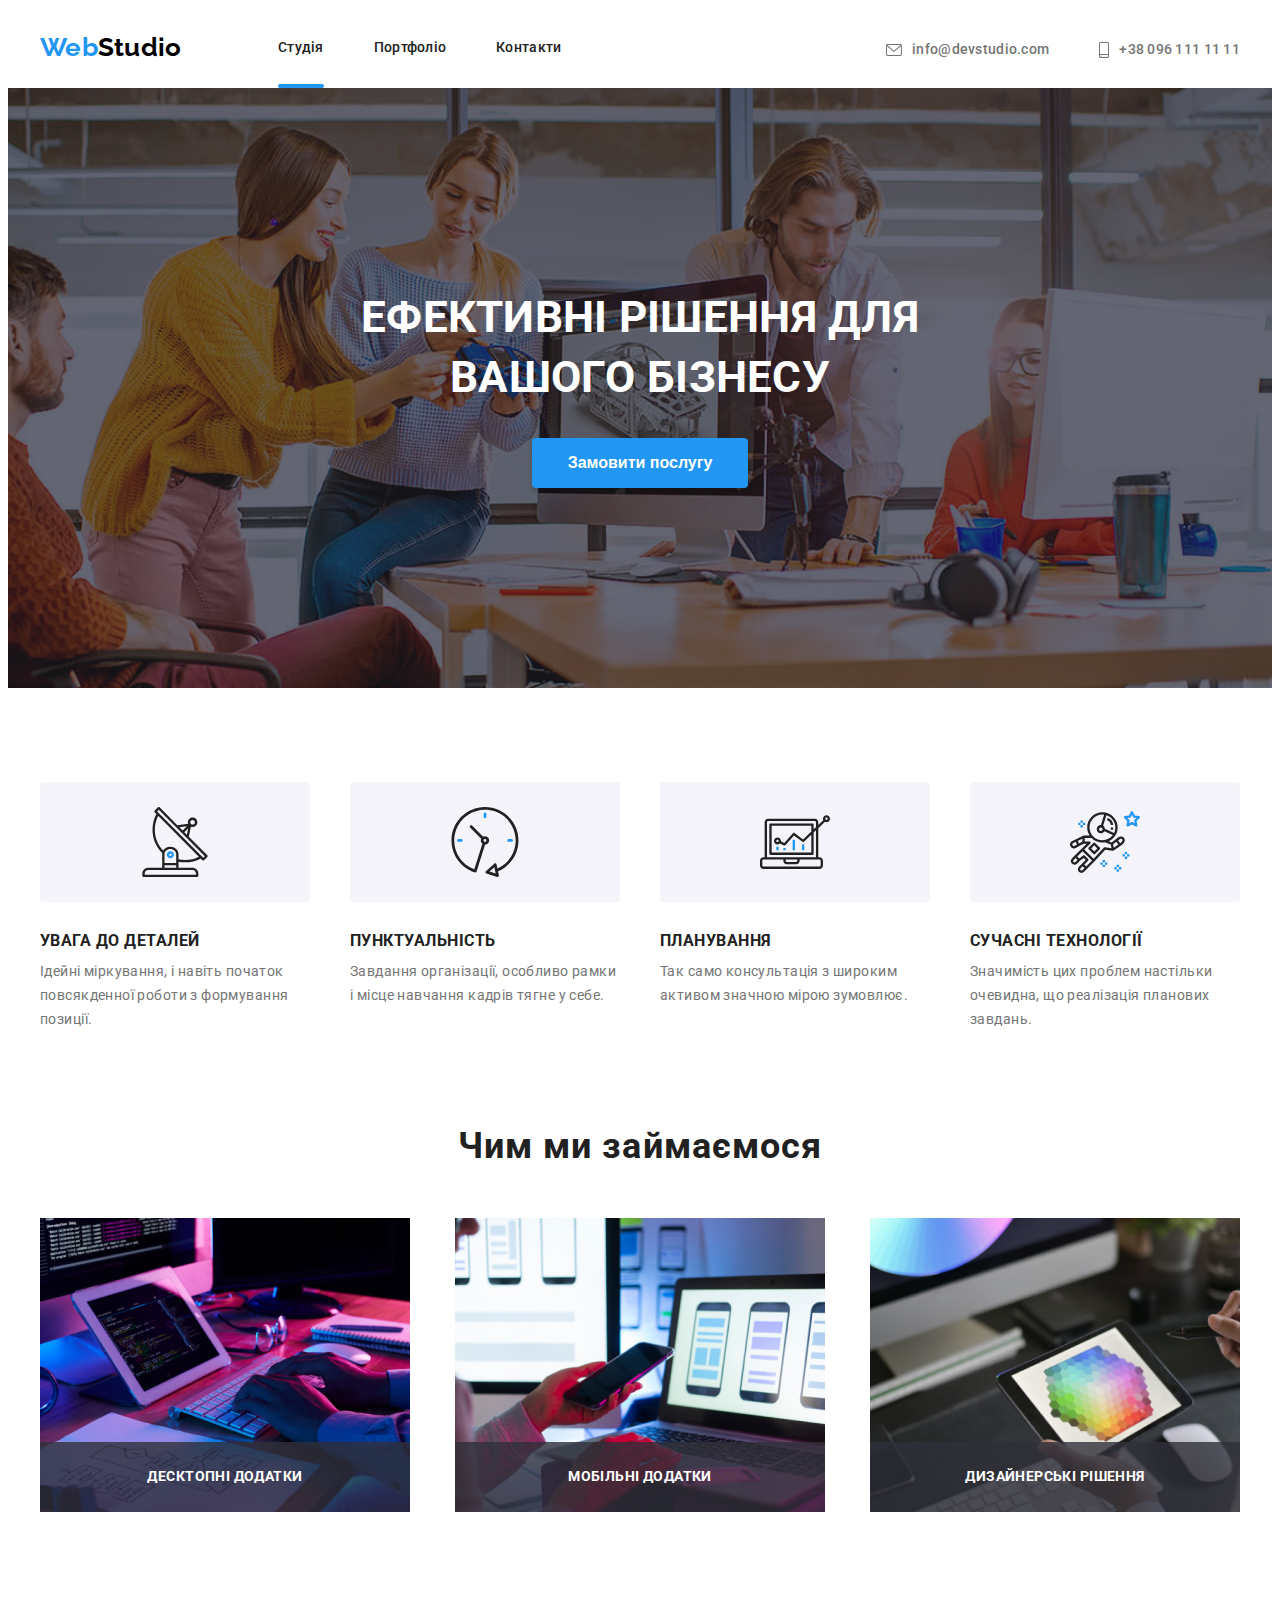
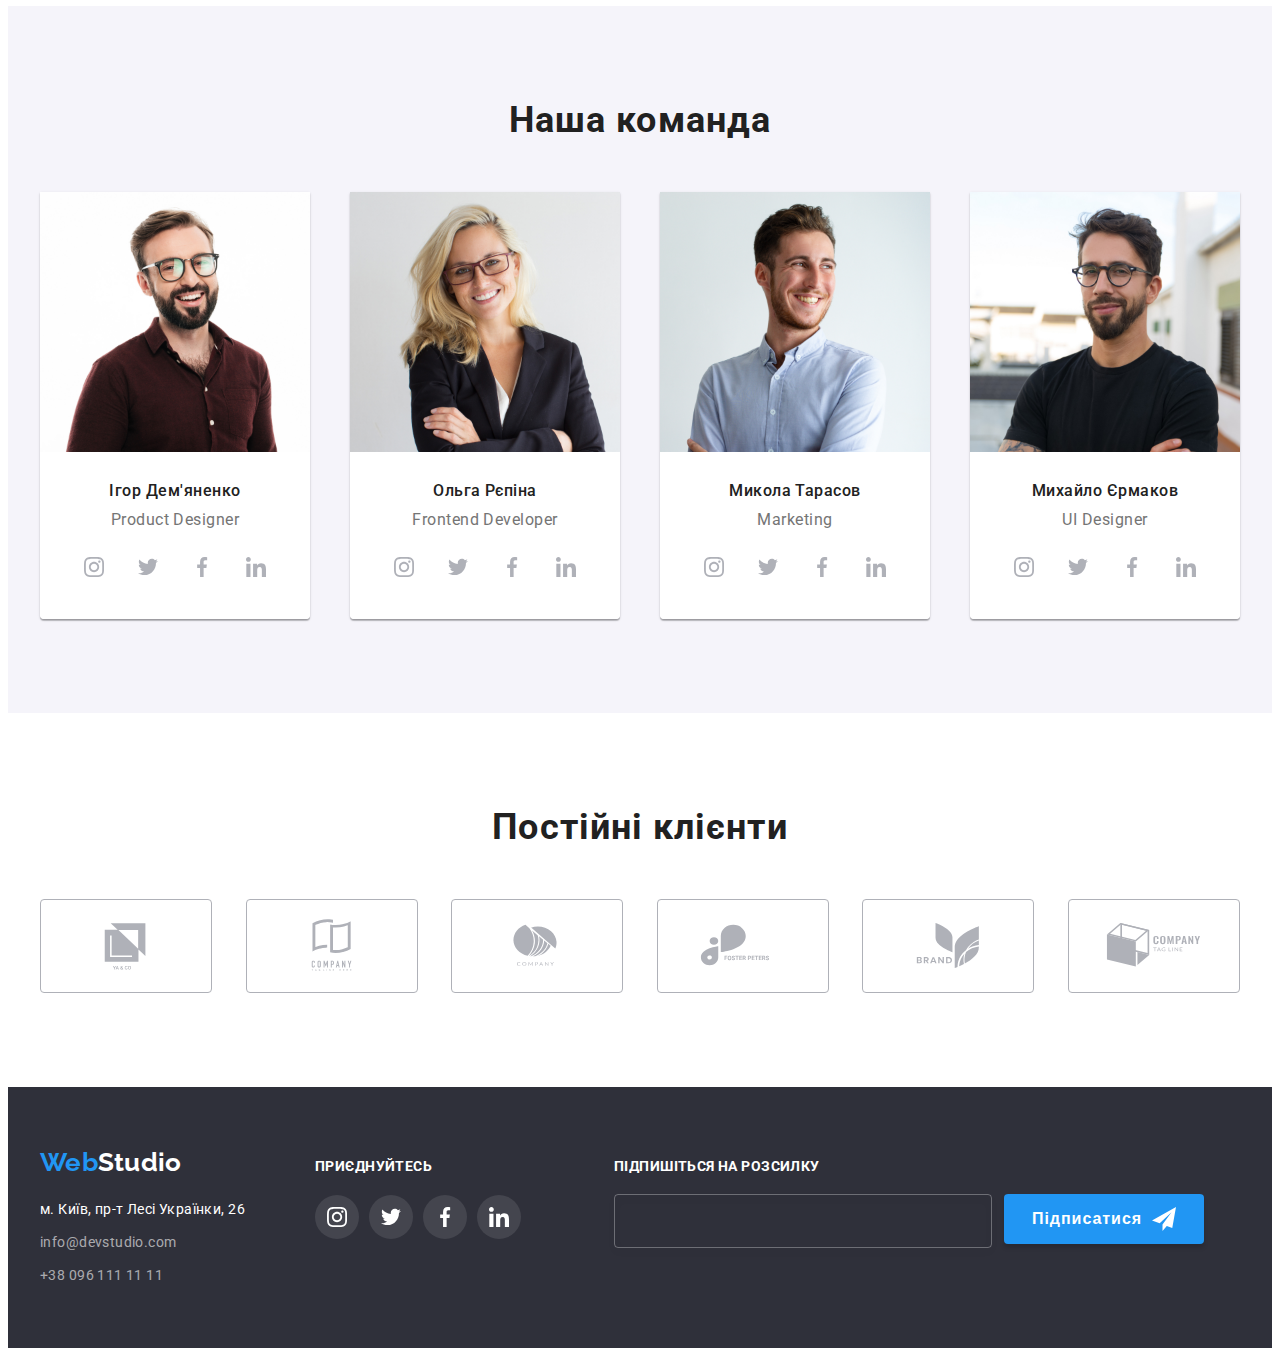
<file: index.html>
<!DOCTYPE html>
<html lang="uk">
<head>
    <meta charset="UTF-8">
    <meta http-equiv="X-UA-Compatible" content="IE=edge">
    <meta name="viewport" content="width=device-width, initial-scale=1.0">
    <title>WebStudio</title> 
    <link rel="preconnect" href="https://fonts.googleapis.com">
    <link rel="preconnect" href="https://fonts.gstatic.com" crossorigin>
    <link href="https://fonts.googleapis.com/css2?family=Raleway:wght@700&family=Roboto:wght@400;500;700;900&display=swap" rel="stylesheet">
    <link rel="stylesheet" href="https://cdnjs.cloudflare.com/ajax/libs/modern-normalize/1.1.0/modern-normalize.min.css" integrity="sha512-wpPYUAdjBVSE4KJnH1VR1HeZfpl1ub8YT/NKx4PuQ5NmX2tKuGu6U/JRp5y+Y8XG2tV+wKQpNHVUX03MfMFn9Q==" crossorigin="anonymous" referrerpolicy="no-referrer" />
    <link rel="stylesheet" type="text/css" href="./css/styles.css">
</head>
<body>
    <!--header-->
    <header >
        <div class="flex container">
        <a href="#" class="logo logo__up"><span class="color__web">Web</span><span class="color__studio__up">Studio</span></a>
    <nav>
        <ul class="flex nav__style">
            <li><a href="index.html" class="active">Студія</a></li>
            <li><a href="portfolio.html">Портфоліо</a></li>
            <li><a href="#">Контакти</a></li>
        </ul>
    </nav>
        <ul class="flex contact__up__please">
            <li><a href="mailto:info@devstudio.com" class="m__t__style__up mail">
                <svg class="icon__m__t" width="16" height="12"><use href="./img/icons.svg#icon-envelopemail"></use></svg>info@devstudio.com</a></li>
            <li><a href="tel:+380961111111" class="m__t__style__up">
                <svg class="icon__m__t" width="10" height="16"><use href="./img/icons.svg#icon-smartphone"></use></svg>+38 096 111 11 11</a> </li>
        </ul>
        </div>
    </header>
    <!--великий сірий блок-->
<main>
       <section class="grey__block max__width">
            <div class="container">
           <h1 class="big__text">Ефективні рішення для вашого бізнесу</h1>
           <button type="button" class="get__service" data-modal-open>Замовити послугу</button>
            </div>
            <div>
                <div class="backdrop is-hidden" data-modal>
                    <div class="modal">
                        <button class="modal__esc" data-modal-close>
                            <svg width="30" height="30"><use href="./img/x.svg#icon-x"></use></svg>
                        </button>
                        <!--fooooooooooooooooooooooooooooooooooooooooooorm-->
                    <div class="container__modal">
                        <h2 class="modal__text__top">Залиште свої дані, ми вам передзвонимо</h2>
                        <form class="call__back">
                            <div>
                            <label for="name"><p>ім'я</p></label>
                            <input type="text" name="name" id="name"/>
                            <svg class="ico" width="18" height="18"><use href="./img/icondz6.svg#icon-men"></use></svg></div>
                            <div>
                            <label for="tel"><p>Телефон</p></label>
                            <input type="tel" name="tel" id="tel"/>
                            <svg class="ico" width="18" height="18"><use href="./img/icondz6.svg#icon-tel"></use></svg></div>
                            <div>
                            <label for="mail"><p>Пошта</p></label>
                            <input type="text" name="mail" id="mail"/>
                            <svg class="ico" width="18" height="18"><use href="./img/icondz6.svg#icon-mail"></use></svg></div>
                            
                            <label for="coment"><p>Коментар</p></label>
                            <textarea  type="text" name="coment" id="coment" placeholder="Введіть текст" class="coment"></textarea>
                            
                        </form>
                        <form class="agree">
                            <label for="agree">
                                <input class="checkbox" type="checkbox" name="agree" id="agree"/>    
                                <span class="ico__ok"></span>
                                Погоджуюся з розсилкою та приймаю  <a href="#">Умови договору</a></label>
                            
                        </form>
                            
                            <button class="modal__submit" type="submit">Відправити</button>
                    </div>
                        <!--****************************************8-->
                </div>
            </div>
        </section>

<section class="section">
<div class="container">
        <!--скрито-->
        <h2 class="hiden">наші переваги</h2>
       <ul class="benefits">
           <li>
                <div class="benefits__div">
                <svg width="70" height="70">
                <use href="./img/icons.svg#icon-antenna "></use>
                </svg>
                </div>
               <h3 class="benefits__text">УВАГА ДО ДЕТАЛЕЙ</h3>
               <p class="benefits__p">Ідейні міркування, i навіть початок повсякденної роботи з формування позиції.</p>
           </li> 
           <li>
                <div class="benefits__div">
                <svg width="70" height="70">
                <use href="./img/icons.svg#icon-clock"></use>
                </svg>
                </div>
               <h3 class="benefits__text">ПУНКТУАЛЬНІСТЬ</h3>
               <p class="benefits__p">Завдання організації, особливо рамки і місце навчання кадрів тягне у себе.</p>
           </li>
           <li>
                <div class="benefits__div">
                <svg width="70" height="70">
                <use href="./img/icons.svg#icon-diagram"></use>
                </svg>
                </div>
               <h3 class="benefits__text">ПЛАНУВАННЯ</h3>
               <p class="benefits__p">Так само консультація з широким активом значною мірою зумовлює.</p>
           </li>
           <li>
                <div class="benefits__div">
                <svg width="70" height="70">
                <use href="./img/icons.svg#icon-astronaut"></use>
                </svg>
                </div>
               <h3 class="benefits__text">СУЧАСНІ ТЕХНОЛОГІЇ</h3>
               <p class="benefits__p">Значимість цих проблем настільки очевидна, що реалізація планових завдань.</p>
           </li>
       </ul>
</div>
</section> 
<section>
    <div class="container">
        <h2 class="title__text">Чим ми займаємося</h2>
       <ul class="photo__block">
       <li><img src="./img/img1.jpg" alt="руки за робочим столом" width="370"><div class="label">Десктопні додатки</div></li>
       <li><img src="./img/img2.jpg" alt="телефон і ноутбук у руках" width="370"><div class="label">Мобільні додатки</div></li>
       <li><img src="./img/img3.jpg" alt="планшет у руці" width="370"><div class="label">Дизайнерські рішення</div></li>
       </ul>
</div></section>
<section class="section not__realy__white">
<div class="container">
    <h2 class="title__text">Наша команда</h2>
<ul class="team__style">
   <li class="team__style__li">
       <img src="./img/photo1.jpg" alt="чоловік" width="270">
       <div class="team__name">
       <h3 class="team__style__text">Ігор Дем'яненко</h3>
       <p class="team__name__p">Product Designer</p>
       <ul class="ico__messenger">
        <li><a href="#"><svg width="20" height="20">
            <use href="./img/icons.svg#icon-instagram"></use></svg></a></li>
        <li><a href="#"><svg width="20" height="20">
            <use href="./img/icons.svg#icon-twitter"></use></svg></a></li>
        <li><a href="#"><svg width="20" height="20">
            <use href="./img/icons.svg#icon-facebook"></use></svg></a></li>
        <li><a href="#"><svg width="20" height="20">
            <use href="./img/icons.svg#icon-linkedin"></use></svg></a></li></ul></div>
    </li>
   <li class="team__style__li">
       <img src="./img/photo2.jpg" alt="жінка" width="270">
       <div class="team__name">
       <h3 class="team__style__text">Ольга Рєпіна</h3>
       <p class="team__name__p">Frontend Developer</p>
       <ul class="ico__messenger">
        <li><a href="#"><svg width="20" height="20">
            <use href="./img/icons.svg#icon-instagram"></use></svg></a></li>
        <li><a href="#"><svg width="20" height="20">
            <use href="./img/icons.svg#icon-twitter"></use></svg></a></li>
        <li><a href="#"><svg width="20" height="20">
            <use href="./img/icons.svg#icon-facebook"></use></svg></a></li>
        <li><a href="#"><svg width="20" height="20">
            <use href="./img/icons.svg#icon-linkedin"></use></svg></a></li></ul></div>
    </li>
   <li class="team__style__li">
       <img src="./img/photo3.jpg" alt="чоловік посміхаеться" width="270">
       <div class="team__name">
       <h3 class="team__style__text">Микола Тарасов</h3>
       <p class="team__name__p">Marketing</p>
       <ul class="ico__messenger">
        <li><a href="#"><svg width="20" height="20">
            <use href="./img/icons.svg#icon-instagram"></use></svg></a></li>
        <li><a href="#"><svg width="20" height="20">
            <use href="./img/icons.svg#icon-twitter"></use></svg></a></li>
        <li><a href="#"><svg width="20" height="20">
            <use href="./img/icons.svg#icon-facebook"></use></svg></a></li>
        <li><a href="#"><svg width="20" height="20">
            <use href="./img/icons.svg#icon-linkedin"></use></svg></a></li></ul></div>
    </li>
   <li class="team__style__li">
       <img src="./img/photo4.jpg" alt="чоловік в окулярах" width="270">
       <div class="team__name">
       <h3 class="team__style__text">Михайло Єрмаков</h3>
       <p class="team__name__p">UI Designer</p>
       <ul class="ico__messenger">
        <li><a href="#"><svg width="20" height="20">
            <use href="./img/icons.svg#icon-instagram"></use></svg></a></li>
        <li><a href="#"><svg width="20" height="20">
            <use href="./img/icons.svg#icon-twitter"></use></svg></a></li>
        <li><a href="#"><svg width="20" height="20">
            <use href="./img/icons.svg#icon-facebook"></use></svg></a></li>
        <li><a href="#"><svg width="20" height="20">
            <use href="./img/icons.svg#icon-linkedin"></use></svg></a></li></ul></div>
    </li></ul>
</div>
</section> 
<section class="section">
    <div class="container">
        <h2 class="title__text">Постійні клієнти</h2>
        <ul class="flex clients">
            <li>
                <a class="clients__a" href="#">
                    <svg width="106" height="60">
                        <use href="./img/icons.svg#icon-Logo1"></use>
                    </svg>
                </a>
            </li>
            <li>
                <a class="clients__a" href="#">
                    <svg width="106" height="60">
                        <use href="./img/icons.svg#icon-Logo2"></use>
                    </svg>
                </a>
            </li>
            <li>
                <a class="clients__a" href="#">
                    <svg width="106" height="60">
                        <use href="./img/icons.svg#icon-Logo3"></use>
                    </svg>
                </a>
            </li>
            <li>
                <a class="clients__a" href="#">
                    <svg width="106" height="60">
                        <use href="./img/icons.svg#icon-Logo4"></use>
                    </svg>
                </a>
            </li>
            <li>
                <a class="clients__a" href="#">
                    <svg width="106" height="60">
                        <use href="./img/icons.svg#icon-Logo5"></use>
                    </svg>
                </a>
            </li>
            <li>
                <a class="clients__a" href="#">
                    <svg width="106" height="60">
                        <use href="./img/icons.svg#icon-Logo6"></use>
                    </svg>
                </a>
            </li>
        </ul>
    </div>
</section>
</main>
    <!--футер-->
    <footer class="grey__blok__down">
    <div class="container flex" style="align-items:baseline;">
        <div class="ico__block__place" >
        <div><a href="#" class="logo__footer logo"><span class="color__web">Web</span><span class="color__studio__down">Studio</span></a></div>
        <address>
            <ul class="address__position">
            <li><a class="address__style" href="#">м. Київ, пр-т Лесі Українки, 26</p></li>
            <li><a class="m__t__style__down" href="mailto:info@devstudio.com">info@devstudio.com</a></li>
            <li><a class="m__t__style__down" href="tel:+380961111111">+38 096 111 11 11</a></li>
            </ul>
        </address></div>
        <div>
        <p class="join">приєднуйтесь</p>
        <ul class="ico__messenger ico__messenger__down">
            <li><a href="#"><svg width="20" height="20">
                <use href="./img/icons.svg#icon-instagram"></use></svg></a></li>
            <li><a href="#"><svg width="20" height="20">
                <use href="./img/icons.svg#icon-twitter"></use></svg></a></li>
            <li><a href="#"><svg width="20" height="20">
                <use href="./img/icons.svg#icon-facebook"></use></svg></a></li>
            <li><a href="#"><svg width="20" height="20">
                <use href="./img/icons.svg#icon-linkedin"></use></svg></a></li>
        </ul></div> 
        <div class="footer__mail">
            <h2>Підпишіться на розсилку</h2>
            <div class="flex">
            <label for="mail"><p></p></label>
            <input type="text" name="mail" id="mail"/>
            <button>Підписатися
                <svg width="24" height="24"><use href="./img/icondz6.svg#icon-fly"></use></svg>
            </button>
            </div>
        </div>
    </div>
    </footer>
<script src="./js/modal.js"></script>
</body>
</html>
</file>
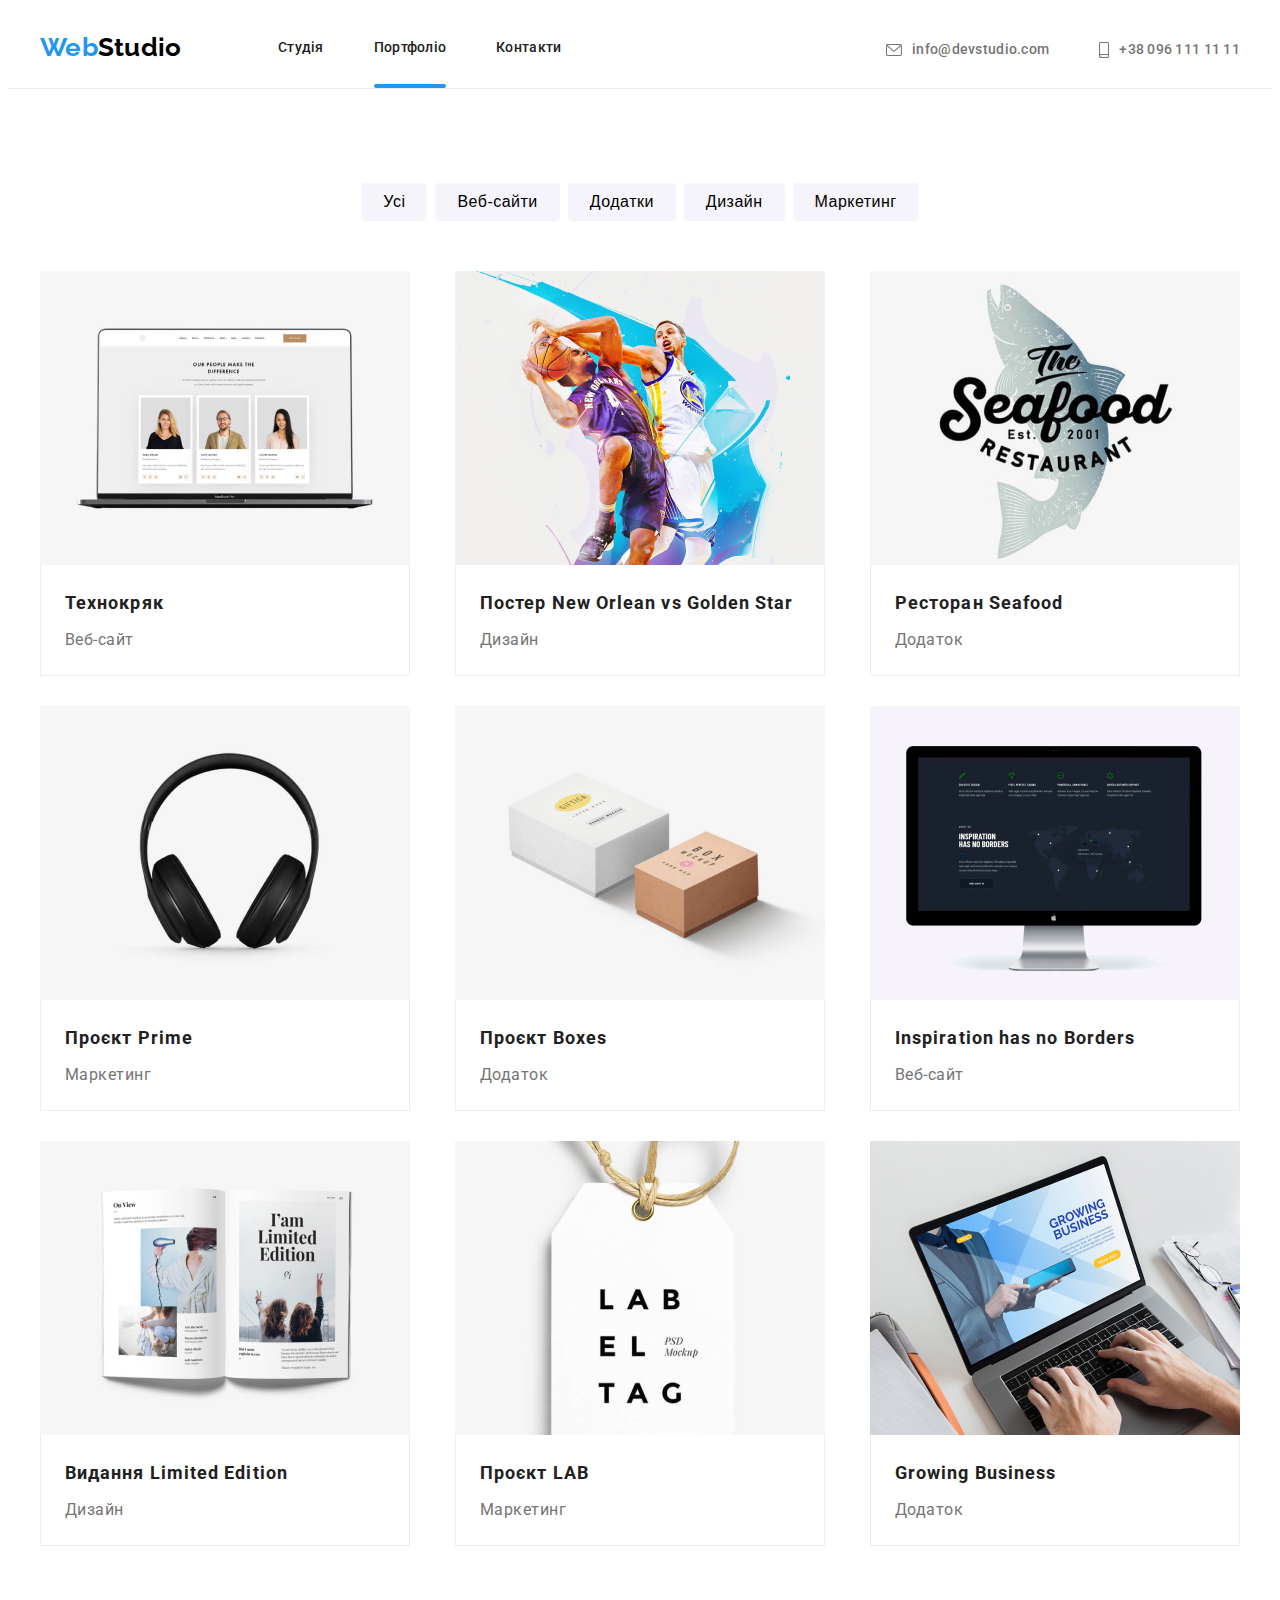
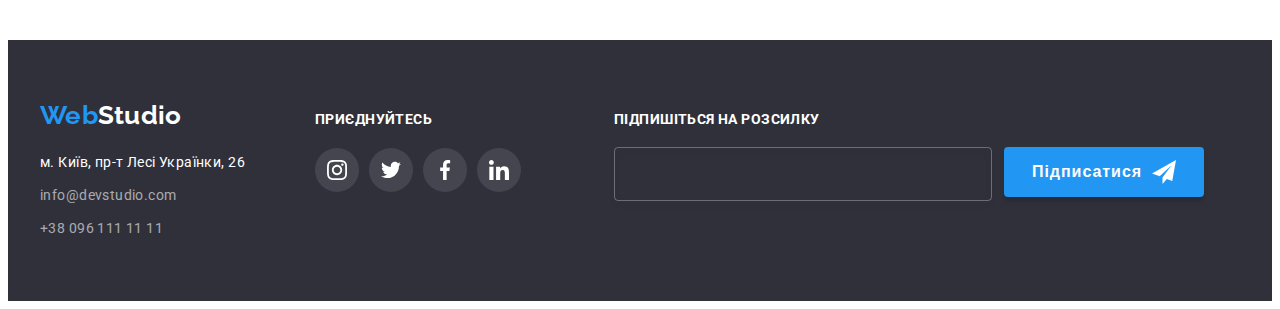
<file: portfolio.html>
<!DOCTYPE html>
<html lang="uk">
<head>
    <meta charset="UTF-8">
    <meta http-equiv="X-UA-Compatible" content="IE=edge">
    <meta name="viewport" content="width=device-width, initial-scale=1.0">
    <title>WebStudio</title>
    <link rel="preconnect" href="https://fonts.googleapis.com">
    <link rel="preconnect" href="https://fonts.gstatic.com" crossorigin>
    <link href="https://fonts.googleapis.com/css2?family=Raleway:wght@700&family=Roboto:wght@400;500;700;900&display=swap" rel="stylesheet">
    <link rel="stylesheet" href="https://cdnjs.cloudflare.com/ajax/libs/modern-normalize/1.1.0/modern-normalize.min.css" integrity="sha512-wpPYUAdjBVSE4KJnH1VR1HeZfpl1ub8YT/NKx4PuQ5NmX2tKuGu6U/JRp5y+Y8XG2tV+wKQpNHVUX03MfMFn9Q==" crossorigin="anonymous" referrerpolicy="no-referrer" />
    <link rel="stylesheet" type="text/css" href="./css/styles.css">
</head>
<body>
    <header class="header" >
        <div class="flex container">
        <a href="#" class="logo logo__up"><span class="color__web">Web</span><span class="color__studio__up">Studio</span></a>
        <nav>
            <ul class="flex nav__style">
                <li><a href="index.html" >Студія</a></li>
                <li><a href="portfolio.html" class=" active">Портфоліо</a></li>
                <li><a href="#">Контакти</a></li>
            </ul>
        </nav>
        <ul class="flex contact__up__please">
            <li><a href="mailto:info@devstudio.com" class="m__t__style__up mail">
                <svg class="icon__m__t" width="16" height="12"><use href="./img/icons.svg#icon-envelopemail"></use></svg>info@devstudio.com</a></li>
            <li><a href="tel:+380961111111" class="m__t__style__up">
                <svg class="icon__m__t" width="10" height="16"><use href="./img/icons.svg#icon-smartphone"></use></svg>+38 096 111 11 11</a> </li>
        </ul>
    </div>
    </header>
    <main>
    <section class="section">
        <div class="container">
            <!--скрито-->
            <h1 class="hiden">сторінка з портфоліо</h1>
            <ul class="buttons__portfolio">
                <li><button type="button">Усі</button></li>
                <li><button type="button">Веб-сайти</button></li>
                <li><button type="button">Додатки</button></li>
                <li><button type="button">Дизайн</button></li>
                <li><button type="button">Маркетинг</button></li>
            </ul>   <!--сітка-->
            <ul class="portfolio__net">
                <li>
                    <a href="#">
                    <div class="box">
                        <img src="./img/imgportfolio1.jpg" alt="ноутбук" width="370">
                        <div class="overlay">Ресурс пропонує комплексні пропозиції з різним рівнем функціоналу та сервісів. Все це дозволить відвідувачу отримати вичерпні відомості про компанію чи приватну особу.</div>
                    </div>
                    <div class="border__not__top">
                    <h3>Технокряк</h3>
                    <p>Веб-сайт</p>    
                    </div></a>
                </li>
                <li>
                    <a href="#">
                    <div class="box">
                        <img src="./img/imgportfolio2.jpg" alt="дві людини грають в баскетбол" width="370">
                        <div class="overlay">Ресурс пропонує комплексні пропозиції з різним рівнем функціоналу та сервісів. Все це дозволить відвідувачу отримати вичерпні відомості про компанію чи приватну особу.</div>
                    </div>
                    <div class="border__not__top">
                    <h3>Постер New Orlean vs Golden Star</h3>
                    <p>Дизайн</p>
                    </div></a>
                </li>
                <li>
                    <a href="#">
                    <div class="box">
                        <img src="./img/imgportfolio3.jpg" alt="логотип ресторану з акулою" width="370">
                        <div class="overlay">Ресурс пропонує комплексні пропозиції з різним рівнем функціоналу та сервісів. Все це дозволить відвідувачу отримати вичерпні відомості про компанію чи приватну особу.</div>
                    </div>
                        <div class="border__not__top">
                    <h3>Ресторан Seafood</h3>
                    <p>Додаток</p>   
                    </div></a>
                </li>
                <li>
                    <a href="#">
                    <div class="box"> 
                        <img src="./img/imgportfolio4.jpg" alt="навушники" width="370">
                        <div class="overlay">Ресурс пропонує комплексні пропозиції з різним рівнем функціоналу та сервісів. Все це дозволить відвідувачу отримати вичерпні відомості про компанію чи приватну особу.</div>
                    </div>
                        <div class="border__not__top">
                    <h3>Проєкт Prime</h3>
                    <p>Маркетинг</p>    
                    </div></a>
                </li>
                <li>
                    <a href="#">
                    <div class="box">    
                        <img src="./img/imgportfolio5.jpg" alt="дві коробки" width="370">
                        <div class="overlay">Ресурс пропонує комплексні пропозиції з різним рівнем функціоналу та сервісів. Все це дозволить відвідувачу отримати вичерпні відомості про компанію чи приватну особу.</div>
                    </div>    
                        <div class="border__not__top">
                    <h3>Проєкт Boxes</h3>
                    <p>Додаток</p>    
                    </div></a>
                </li>
                <li>
                    <a href="#">
                    <div class="box">    
                        <img src="./img/imgportfolio6.jpg" alt="монітор" width="370">
                        <div class="overlay">Ресурс пропонує комплексні пропозиції з різним рівнем функціоналу та сервісів. Все це дозволить відвідувачу отримати вичерпні відомості про компанію чи приватну особу.</div>
                    </div>
                        <div class="border__not__top">
                    <h3>Inspiration has no Borders</h3>
                    <p>Веб-сайт</p>   
                    </div></a>
                </li>
                <li>
                    <a href="#">
                    <div class="box">
                        <img src="./img/imgportfolio7.jpg" alt="книга" width="370">
                        <div class="overlay">Ресурс пропонує комплексні пропозиції з різним рівнем функціоналу та сервісів. Все це дозволить відвідувачу отримати вичерпні відомості про компанію чи приватну особу.</div>
                    </div>
                        <div class="border__not__top">
                    <h3>Видання Limited Edition</h3>
                    <p>Дизайн</p>    
                    </div></a>
                </li>
                <li>
                    <a href="#">
                    <div class="box">
                        <img src="./img/imgportfolio8.jpg" alt="бірка" width="370">
                        <div class="overlay">Ресурс пропонує комплексні пропозиції з різним рівнем функціоналу та сервісів. Все це дозволить відвідувачу отримати вичерпні відомості про компанію чи приватну особу.</div>
                    </div>
                        <div class="border__not__top">
                    <h3>Проєкт LAB</h3>
                    <p>Маркетинг</p>   
                    </div></a>
                </li>
                <li>
                    <a href="#">
                    <div class="box">
                        <img src="./img/imgportfolio9.jpg" alt="руки друкують на ноутбуці" width="370">
                        <div class="overlay">Ресурс пропонує комплексні пропозиції з різним рівнем функціоналу та сервісів. Все це дозволить відвідувачу отримати вичерпні відомості про компанію чи приватну особу.</div>
                    </div>
                        <div class="border__not__top">
                    <h3>Growing Business</h3>
                    <p>Додаток</p> 
                    </div></a>
                </li>
            </ul>
    </div>
    </section>    
    </main>
    <footer class="grey__blok__down">
        <div class="container flex" style="align-items:baseline;">
            <div class="ico__block__place" >
            <div><a href="#" class="logo__footer logo"><span class="color__web">Web</span><span class="color__studio__down">Studio</span></a></div>
            <address>
                <ul class="address__position">
                <li><a class="address__style" href="#">м. Київ, пр-т Лесі Українки, 26</p></li>
                <li><a class="m__t__style__down" href="mailto:info@devstudio.com">info@devstudio.com</a></li>
                <li><a class="m__t__style__down" href="tel:+380961111111">+38 096 111 11 11</a></li>
                </ul>
            </address></div>
            <div>
            <p class="join">приєднуйтесь</p>
            <ul class="ico__messenger ico__messenger__down">
                <li><a href="#"><svg width="20" height="20">
                    <use href="./img/icons.svg#icon-instagram"></use></svg></a></li>
                <li><a href="#"><svg width="20" height="20">
                    <use href="./img/icons.svg#icon-twitter"></use></svg></a></li>
                <li><a href="#"><svg width="20" height="20">
                    <use href="./img/icons.svg#icon-facebook"></use></svg></a></li>
                <li><a href="#"><svg width="20" height="20">
                    <use href="./img/icons.svg#icon-linkedin"></use></svg></a></li>
            </ul></div> 
            <div class="footer__mail">
                <h2>Підпишіться на розсилку</h2>
                <div class="flex">
                <label for="mail"><p></p></label>
                <input type="text" name="mail" id="mail"/>
                <button>Підписатися
                    <svg width="24" height="24"><use href="./img/icondz6.svg#icon-fly"></use></svg>
                </button>
                </div>
            </div>
        </div>
        </footer>
</body>
</html>
</file>
<file: css/styles.css>
body{
    font-family: 'Roboto';
    color:#212121;
    background-color: #FFFFFF;
    font-size: 14px;
    line-height: 1.14;/*16px*/
    letter-spacing: 0.02em;
}
.flex{
    display: flex;
}
/*обнуление */
h1, h2, h3, h4, h5, h6, p,ul,img,div{
    margin: 0;
    padding: 0;
    border: 0;
}
img{
    display: block;
}
.container{
    max-width: 1200px;
    padding-left: 15px;
    padding-right: 15px;
    margin-left: auto;
    margin-right: auto;
}
.section{
    padding: 94px 0;
}
/*ховаю заголовок для читалок */
.hiden{
    position: absolute;
    white-space: nowrap;
    width: 1px; 
    height: 1px;
    overflow: hidden;
    border: 0;
    padding: 0;
    clip:rect(0 0 0 0);
    clip-path:inset(50%);
    margin: -1px;
}
/*для всех*/
a{
    text-decoration:none; 
    color: #212121;  
}
ul{
    list-style: none;
}
.title__text{
    font-weight: 700;
    font-size: 36px;
    line-height: 1.16;
    letter-spacing: 0.03em;
    text-align: center;
    margin-bottom: 50px;
}
p{
    color: #757575;
}
/*хедер*/
.color__web{
    color:#2196F3;
}
.color__studio__up{
   color: #000000;
}
.color__studio__down{
   color: #FFFFFF;
}
.header{
    justify-content: center;
    align-items: center;
    border-bottom: 1px solid #ECECEC;
}
.logo{
   font-family: 'Raleway';
   font-style: normal;
   font-weight: 700;
   font-size: 26px;
   line-height: 1.19;
   width: 145px;
   height: 31px;
}
.logo__up{
    padding: 24px 0 25px;
    margin-right: 93px;
}
.nav__style{
    font-weight: 500;
}
.nav__style a{
    display: flex;
    padding: 32px 0;
    transition-property: color, background-color;
    transition-duration: 250ms;
    transition-timing-function: cubic-bezier(0.4, 0, 0.2, 1);
}
.nav__style li:not(:last-child){
    margin-right: 50px;
}
.nav__style a:hover,
.nav__style a:focus{
    color: #2196F3;
}
.active:visited{
    color: #2196F3;
    transition: color 250ms cubic-bezier(0.4, 0, 0.2, 1);
}
.mail{
    margin-right: 50px;
}
.m__t__style__up{
    color: #757575;
    font-weight: 500;
}
.contact__up__please{
    margin-left: auto;
    padding: 30px 0; 
    align-items: flex-end;
}
.contact__up__please a{
    display: flex;
    justify-content: center;
    align-items: center;
}
.icon__m__t{
    margin-right: 10px;
}
/*великий сірий блок*/
.grey__block{
    background-image: linear-gradient(#2F303A66,#2F303A66),url(../img/Img.png);
    background-color: #2F303A;
    background-position: center ;
    background-repeat: no-repeat;
    padding: 200px 0 ;
}
.max__width{
    max-width: 1600px;
    margin:0 auto;
}
.big__text{
    color: #FFFFFF;
    text-align: center;
    line-height: 1.36;
    font-size: 44px; 
    text-transform: uppercase;
    width: 696px;
    display: block;
    margin: auto;margin-bottom: 30px;
}
/*велика кнопка*/
.get__service{
    background-color: #2196F3;
    color: #FFFFFF;
    border: none;
    border-radius: 4px;
    box-shadow: 0px 4px 4px rgba(0, 0, 0, 0.15);
    width: 216px;
    height: 50px;
    font-weight: 700;
    font-size: 16px;
    line-height: 1.87;
    cursor: pointer;   
    margin: auto;
    display: block;
}
/*наші переваги блок*/
/*іконки переваги*/
.benefits__div{
    display: flex;
    justify-content: center;
    align-items: center;
    width: 270px;
    height: 120px;
    border-radius: 4px;
    background-color:#F5F4FA;
    margin-bottom: 30px;
}
.benefits__ico li:not(:last-child){
    margin-right: 30px;
}
.benefits{
    display: flex;
    justify-content: space-between;
}
.benefits li{
    width: 270px;
}
.benefits__text{
    letter-spacing: 0.03em;
    text-transform: uppercase;
    margin-bottom: 10px;
}
.benefits__p{
    line-height: 1.71;
    letter-spacing: 0.03em;
}
/*блок на три фотки*/
.photo__block{
    display: flex;
    align-items: center;
    justify-content: space-between;
    padding-bottom: 94px;
}
/*наша команда*/
.not__realy__white{
    background-color: #F5F4FA;
}
.team__style{
    display: flex;
    align-items: center;
    justify-content: space-between;    
}
.team__style__li{
    overflow: hidden;
    border-radius: 0px 0px 4px 4px;
    box-shadow: 0px 1px 3px rgba(0, 0, 0, 0.12), 0px 1px 1px rgba(0, 0, 0, 0.14), 0px 2px 1px rgba(0, 0, 0, 0.2);
}
.team__style__text{
    margin-bottom: 10px; 
    font-weight: 500;
}
.team__name{
    background-color:#FFFFFF;
    font-size: 16px;
    line-height: 1.18;
    letter-spacing: 0.03em; 
    text-align:center;
    padding: 30px 32px
}
.team__style__text , .team__name__p{
    font-size: 16px;
    line-height: 1.18;
    letter-spacing: 0.03em;
}
.team__name__p{
    margin-bottom: 16px;
}

/* футер */
.grey__blok__down{
    background-color: #2F303A;
    padding: 60px 0;
}
.logo__footer{
    margin-bottom: 20px;
    display: block;
}
.address__style{
    font-weight: 400;
    line-height: 1.71;
    letter-spacing: 0.03em;
    font-style: normal;
    color: #fff;
}
.m__t__style__down{
    font-weight: 400;
    line-height: 1.71;
    letter-spacing: 0.03em;
    font-style: normal;
    color: rgba(255, 255, 255, 0.6);
    display: flex;
}
.address__position li:not(:last-child){
    margin-bottom: 9px;
}
/*друга сторінка*/
/*кнопочки*/
.buttons__portfolio{
    display: flex;
    margin-bottom: 50px;
    justify-content: center;
}
.buttons__portfolio button{
    transition-property: background-color, box-shadow, color;
    transition-duration: 250ms;
    transition-timing-function: cubic-bezier(0.4, 0, 0.2, 1);
  }
.buttons__portfolio button:hover,
.buttons__portfolio button:focus{
    background-color: #2196F3;
    color:#fff;
    box-shadow: 0px 3px 1px rgba(0, 0, 0, 0.1), 0px 1px 2px rgba(0, 0, 0, 0.08), 0px 2px 2px rgba(0, 0, 0, 0.12);
}
.buttons__portfolio button{
    background-color:#F5F4FA;
    border: none;
    border-radius: 4px;
    height: 38px;
    padding: 6px 22px;
    align-items: center;
    font-weight: 500;
    font-size: 16px;
    line-height: 1.6px;
    letter-spacing: 0.03em;
    cursor: pointer;
}
.buttons__portfolio li:not(:last-child){
    margin-right: 8px;  
}
/*сітка з портфоліо*/
.portfolio__net li{
    width: 370px;
    flex-basis:calc(100%-6*15px)/3;
    margin: 15px;
}
.portfolio__net{
    display: flex;
    flex-wrap:wrap;
    margin: -15px;
    justify-content: space-between;
}
.portfolio__net p {
    text-align: left;
    font-weight: 400;
    font-size: 16px;
    line-height: 1.87;
    letter-spacing: 0.03em;
}
.portfolio__net h3{
    margin-bottom: 4px;
    text-align: left;
    font-weight: 700;
    font-size: 18px;
    line-height: 2; 
    letter-spacing: 0.06em;
}
.border__not__top{
    padding: 20px 24px;
    border: 1px solid #EEEEEE;
    border-top: none;
}
/***************/
/*стилі іконок*/
svg{
    fill:currentColor;
}
/*іконки мило і тел*/
.m__t__style__up,
.m__t__style__down {
  transition: color 250ms cubic-bezier(0.4, 0, 0.2, 1);
}
.m__t__style__up:hover,
.m__t__style__up:focus,
.m__t__style__down:hover,
.m__t__style__down:focus {
  color: #2196f3;
}
/*іконки месенджеров*/

.ico__messenger{
    width: 206px; height: 44px;
    display: flex;
    justify-content: space-between;
}
.ico__messenger a{
    width: 44px;
    height: 44px;
    border-radius: 50%;
    display: flex;
    align-items: center;
    justify-content: center;
    color:#afb1b8;
    transition: background-color 250ms cubic-bezier(0.4, 0, 0.2, 1);
}
.ico__messenger svg{
    transition: color 250ms cubic-bezier(0.4, 0, 0.2, 1);
}
.ico__messenger a:hover, 
.ico__messenger a:focus {
    background-color: #2196F3;
    color:#FFFFFF;
}
/*іконки футер*/
.ico__messenger__down a{
    background: rgba(255, 255, 255, 0.1);
}
.ico__block__place{
    margin-right: 70px;
}
.join{
    color: #FFFFFF;
    text-transform: uppercase;
    font-weight: 700;
    line-height: 1.14;
    letter-spacing: 0.03em;
    margin-bottom: 20px;
}
.ico__messenger__down svg{
    color: #FFFFFF;
}
/*іконки кліентів*/
.clients{
    justify-content: space-between;
    align-items: center;
}
.clients__a{
    border: 1px solid #AFB1B8;
    border-radius: 4px;
    display: flex;
    width: 170px;height: 92px;
    align-items: center;
    justify-content: center;  
    color:#afb1b8;
    transition: border 250ms cubic-bezier(0.4, 0, 0.2, 1);
}
.clients__a:not(:last-child){
    margin-right: 30px;
}
.clients svg{
    transition: 250ms cubic-bezier(0.4, 0, 0.2, 1);
}
.clients__a:hover, .clients__a:focus{
    color:#2196F3;border: 1px solid #2196F3;
    
}
/*друга сторінка*/
.portfolio__net a{
    display: block;
    transition: color 250ms cubic-bezier(0.4, 0, 0.2, 1);
}
.portfolio__net a:hover, 
.portfolio__net a:focus{
    box-shadow: 0px 1px 1px rgba(0, 0, 0, 0.12), 0px 4px 4px rgba(0, 0, 0, 0.06), 1px 4px 6px rgba(0, 0, 0, 0.16);
}  
/*dz5*/
/*підписи на фото*/
.photo__block>li{
    position: relative;
}
.label{
    position: absolute;
    width:370px;
    height: 70px;
    bottom:0;
    background-color:#2F303ACC;
    display: flex;
    justify-content: center;
    align-items: center;
    color: #fff;
    font-weight: 700;
    line-height: 1.14;
    letter-spacing: 0.03em;
    text-transform: uppercase;
}
/*модалка*/
.backdrop{
    position: relative;
    z-index: 2;
    top: 0;left: 0;right: 0;bottom: 0;
    background-color: #00000033;
    opacity: 1;
    transition: 1s linear;
}
.backdrop.is-hidden{
    opacity: 0;
    pointer-events: none;
    visibility: hidden;
}
.modal{
    position: absolute;
    width: 528px;
    height: 581px;
    top: 50%;left: 50%;
    transform: translate(-50%,-50%);
    background-color: #FFFFFF;
    box-shadow: 0px 1px 3px rgba(0, 0, 0, 0.12), 0px 1px 1px rgba(0, 0, 0, 0.14), 0px 2px 1px rgba(0, 0, 0, 0.2);
    border-radius: 4px;
}
.modal__esc{
    border: none;background-color: transparent;
    position: absolute;
    padding: 0;
    right: 8px;top: 8px;cursor: pointer;
}
.modal__esc svg{
    transition: color 250ms cubic-bezier(0.4, 0, 0.2, 1);
}
.modal__esc svg:hover,
.modal__esc svg:focus{
    color: #2196F3;
}
/*анімація 2ст*/
.box{
    position: relative;
    overflow: hidden;
}
.overlay{
    position: absolute;
    box-sizing: border-box;
    padding: 63px 24px;
    font-weight: 400;
    font-size: 18px;
    line-height: 156%;
    letter-spacing: 0.03em;
    color: #FFFFFF;
    background-color: #2196F3E5;
    transform: translateY(0);
    transition: transform 250ms cubic-bezier(0.4, 0, 0.2, 1);
}
.portfolio__net a:hover .overlay,
.portfolio__net a:focus .overlay{
    transform: translateY(-294px);
}
/*чорточки меню***/
.nav__style a{
    position: relative;
    transition: background-color 250ms cubic-bezier(0.4, 0, 0.2, 1);
}
.nav__style a:hover::after,
.nav__style a:focus::after,
.active::after{
    position: absolute;
    bottom: 0;
    display: block;
    content: '';
    width: 100%;
    height: 4px;
    background-color: #2196F3;
    border-radius: 2px;
}
/******dz6*******/
.container__modal{
    padding: 40px;
}
.modal__text__top{
    font-weight: 700;
    font-size: 20px;
    line-height: 23px;
    text-align: center;
    letter-spacing: 0.03em;
    color: #212121;
    margin-bottom: 12px;
}
.call__back p{
    font-weight: 400;
    font-size: 12px;
    line-height: 1.16;
    letter-spacing: 0.01em;
    color: #757575;
    margin-bottom: 4px;
}
.call__back input{
    padding-left: 45px;
    width: 448px;
    height: 40px;
    margin-bottom:10px;
}
.call__back div{
    position: relative;
}
.call__back svg{
    position: absolute;
    top: 40%;left: 15px;
}
.call__back textarea{
    width: 448px;
    height: 120px;
    resize: none;
    overflow:auto;
    padding: 12px 16px;
}
.call__back input,
.call__back textarea{
    outline: transparent;
    border: 1px solid rgba(33, 33, 33, 0.2);
    border-radius: 4px;
    transition: border-color 250ms cubic-bezier(0.4, 0, 0.2, 1);
}
.ico{
    transition: color 250ms cubic-bezier(0.4, 0, 0.2, 1);
}
.call__back input:hover,
.call__back input:focus,
.call__back textarea:hover,
.call__back textarea:focus,
.footer__mail input:hover,
.footer__mail input:focus{
    border-color: #2196F3;
}
.call__back input:hover+.ico,
.call__back input:focus+.ico{
    color:#2196F3;
}
.coment::placeholder{
    font-weight: 400;
    font-size: 12px;
    line-height: 14px;
    letter-spacing: 0.01em;
    color: rgba(117, 117, 117, 0.5);
}
.agree{
    display: flex;
    justify-content: center;
    align-items: center;
    margin-top: 20px;
    margin-bottom: 30px;
}
.agree p{
    color:#757575;
    margin-left: 9px;
}
.agree a{
    color:#2196F3;
    text-decoration: underline;
}
.agree a,
.agree p{
    font-weight: 400;
    font-size: 14px;
    line-height: 1.7;
    letter-spacing: 0.03em;
}
.agree input{
    -webkit-appearance:none;
    -moz-appearance: none;
    appearance: none;
}
.ico__ok{
    display: inline-block;
    width: 16px;
    height: 15px;
    border:2px solid #000000;
    border-radius: 4px;
    margin-right: 9px;
}
.checkbox:checked+ .ico__ok{
    border-color: transparent;
    background-image: url(../img/icon-check.svg);
    background-size:cover;
    background-origin: border-box ;
    background-repeat: no-repeat;
    background-color: #2196F3;
}

.modal__submit{
    display: flex;
    justify-content: center;
    align-items: center;
    margin: auto;
    background-color:#2196F3;
    color:#FFFFFF;
    font-weight: 700;
    font-size: 16px;
    line-height: 1.87;
    width: 200px;
    height: 50px;
    border:none;
    box-shadow: 0px 4px 4px rgba(0, 0, 0, 0.15);
    border-radius: 4px;
}

/******footer******/
.footer__mail{
    margin-left: 93px;
}
.footer__mail h2{
    font-weight: 700;
    font-size: 14px;
    line-height: 16px;
    letter-spacing: 0.03em;
    text-transform: uppercase;
    color: #FFFFFF;
    margin-bottom: 20px;
}
.footer__mail input{
    width: 358px;
    height: 50px;
    padding-left: 16px;
    color: #FFFFFF;
    border: 1px solid rgba(255, 255, 255, 0.3);
    filter: drop-shadow(0px 4px 4px rgba(0, 0, 0, 0.15));
    border-radius: 4px;
    background-color: transparent;  
    outline: transparent;
    margin-right: 12px;
}
.footer__mail button{
    display: flex;
    justify-content: center;
    align-items: center;
    width: 200px;
    height: 50px;
    border: none;
    background: #2196F3;
    box-shadow: 0px 4px 4px rgba(0, 0, 0, 0.15);
    border-radius: 4px;
    font-weight: 700;
    font-size: 16px;
    line-height: 1.87;
    letter-spacing: 0.06em;
    color: #FFFFFF;
}
.footer__mail svg{
    margin-left: 10px;
}
/***********test/
</file>
